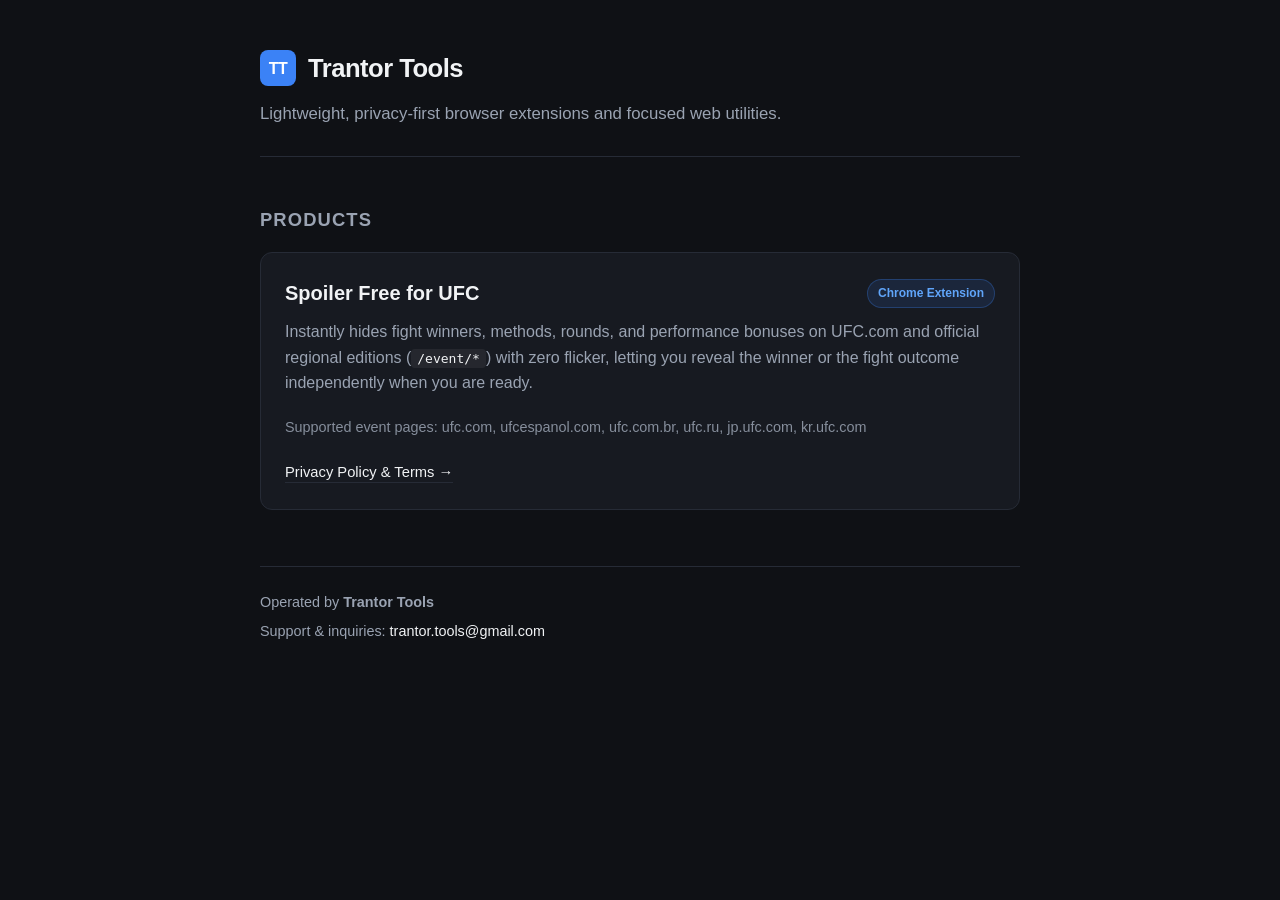
<file: index.html>
<!doctype html>
<html lang="en">
  <head>
    <meta charset="UTF-8" />
    <meta name="viewport" content="width=device-width, initial-scale=1.0" />
    <title>Trantor Tools — Browser Extensions &amp; Web Utilities</title>
    <meta
      name="description"
      content="Trantor Tools builds lightweight, privacy-first browser extensions and focused web utilities."
    />
    <link rel="stylesheet" href="styles.css" />
  </head>
  <body>
    <div class="container">
      <header>
        <div class="brand">
          <span class="logo-badge">TT</span>
          <span>Trantor Tools</span>
        </div>
        <p class="tagline">
          Lightweight, privacy-first browser extensions and focused web
          utilities.
        </p>
      </header>

      <main>
        <h2>Products</h2>
        <div class="card">
          <div class="card-header">
            <div class="card-title">Spoiler Free for UFC</div>
            <span class="pill">Chrome Extension</span>
          </div>
          <p>
            Instantly hides fight winners, methods, rounds, and performance
            bonuses on UFC.com and official regional editions
            (<code>/event/*</code>) with zero flicker, letting you reveal the
            winner or the fight outcome independently when you are ready.
          </p>
          <div class="supported-domains">
            Supported event pages: ufc.com, ufcespanol.com, ufc.com.br, ufc.ru,
            jp.ufc.com, kr.ufc.com
          </div>
          <div class="card-links">
            <a href="/spoiler-free-for-ufc/privacy.html"
              >Privacy Policy &amp; Terms &rarr;</a
            >
          </div>
        </div>
      </main>

      <footer>
        <div>Operated by <strong>Trantor Tools</strong></div>
        <div>
          Support &amp; inquiries:
          <a href="mailto:trantor.tools@gmail.com">trantor.tools@gmail.com</a>
        </div>
      </footer>
    </div>
  </body>
</html>
</file>
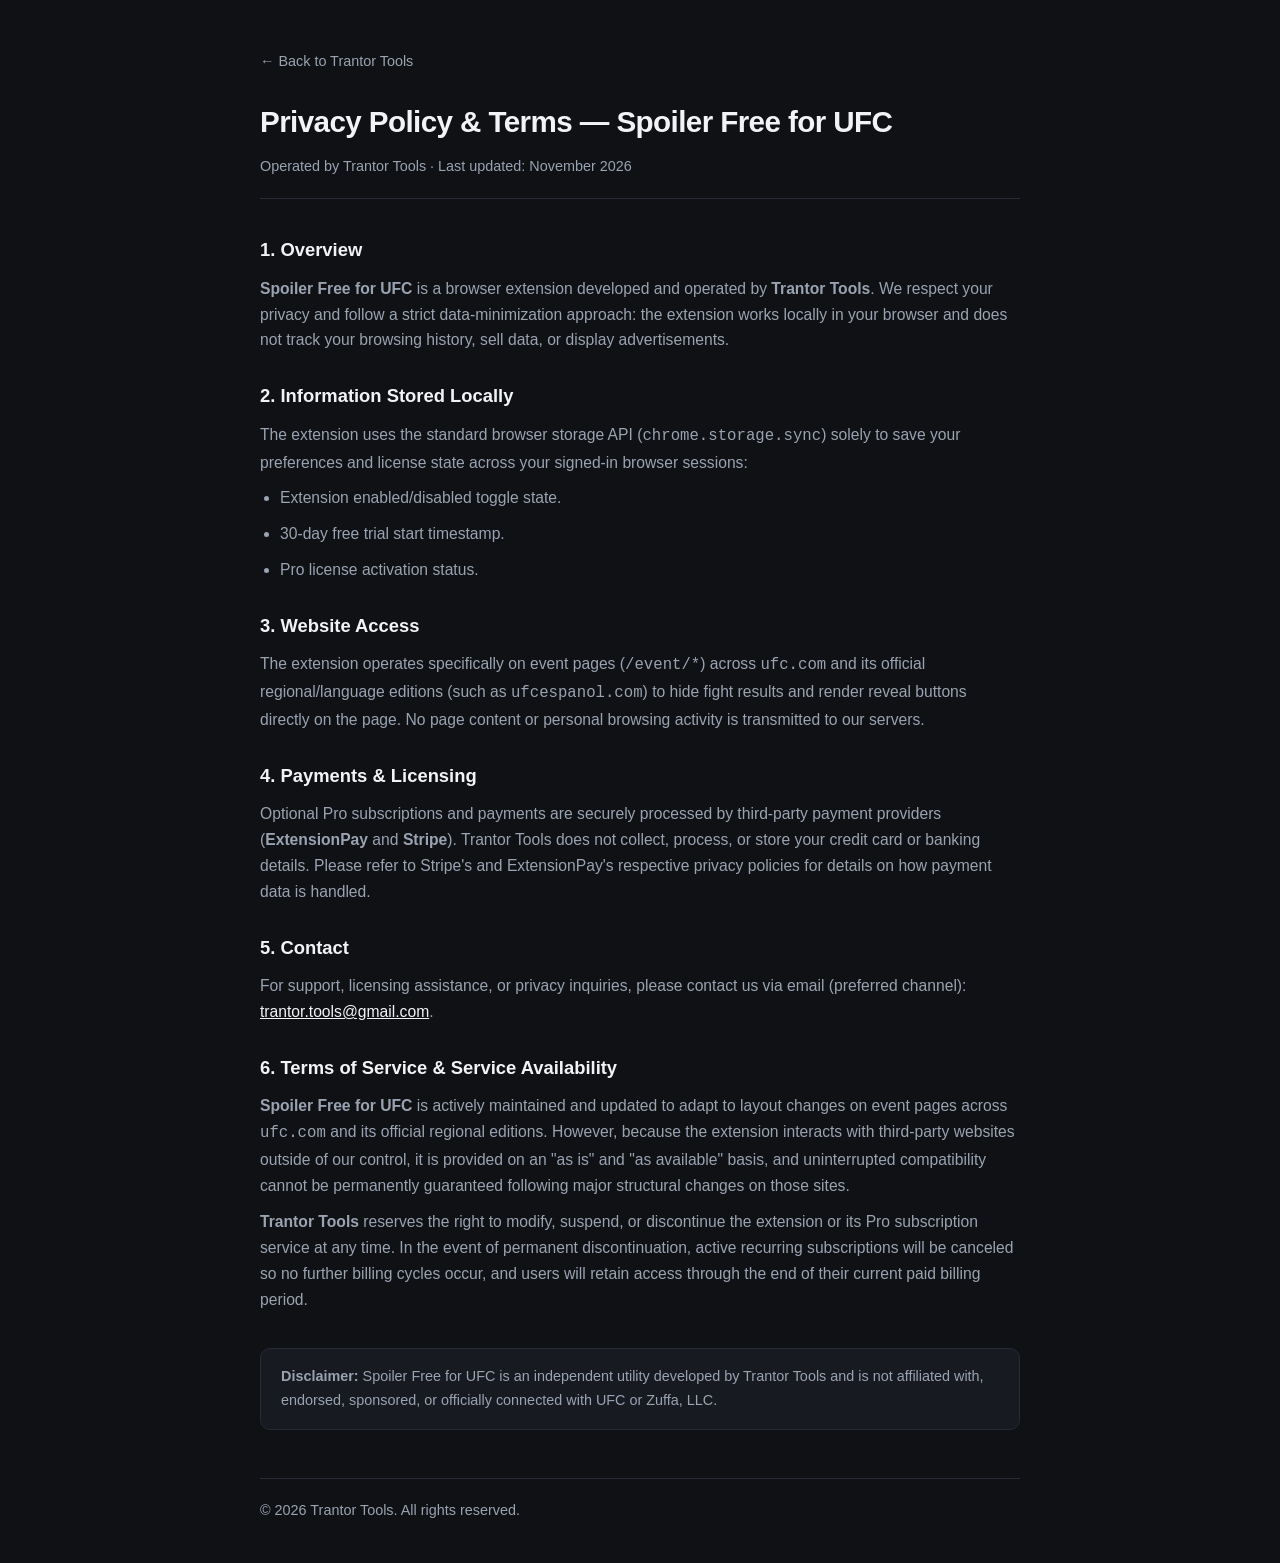
<file: spoiler-free-for-ufc/privacy.html>
<!doctype html>
<html lang="en">
  <head>
    <meta charset="UTF-8" />
    <meta name="viewport" content="width=device-width, initial-scale=1.0" />
    <title>Privacy Policy — Spoiler Free for UFC | Trantor Tools</title>
    <meta
      name="description"
      content="Privacy Policy and Terms of Service for the Spoiler Free for UFC browser extension by Trantor Tools."
    />
    <link rel="stylesheet" href="styles.css" />
  </head>
  <body>
    <div class="container">
      <a class="back-link" href="/">&larr; Back to Trantor Tools</a>

      <header>
        <h1>Privacy Policy &amp; Terms — Spoiler Free for UFC</h1>
        <div class="meta">
          Operated by Trantor Tools &middot; Last updated: November 2026
        </div>
      </header>

      <section>
        <h2>1. Overview</h2>
        <p>
          <strong>Spoiler Free for UFC</strong> is a browser extension developed
          and operated by <strong>Trantor Tools</strong>. We respect your
          privacy and follow a strict data-minimization approach: the extension
          works locally in your browser and does not track your browsing
          history, sell data, or display advertisements.
        </p>
      </section>

      <section>
        <h2>2. Information Stored Locally</h2>
        <p>
          The extension uses the standard browser storage API
          (<code>chrome.storage.sync</code>) solely to save your preferences and
          license state across your signed-in browser sessions:
        </p>
        <ul>
          <li>Extension enabled/disabled toggle state.</li>
          <li>30-day free trial start timestamp.</li>
          <li>Pro license activation status.</li>
        </ul>
      </section>

      <section>
        <h2>3. Website Access</h2>
        <p>
          The extension operates specifically on event pages
          (<code>/event/*</code>) across <code>ufc.com</code> and its official
          regional/language editions (such as <code>ufcespanol.com</code>) to
          hide fight results and render reveal buttons directly on the page. No
          page content or personal browsing activity is transmitted to our
          servers.
        </p>
      </section>

      <section>
        <h2>4. Payments &amp; Licensing</h2>
        <p>
          Optional Pro subscriptions and payments are securely processed by
          third-party payment providers (<strong>ExtensionPay</strong> and
          <strong>Stripe</strong>). Trantor Tools does not collect, process, or
          store your credit card or banking details. Please refer to Stripe's
          and ExtensionPay's respective privacy policies for details on how
          payment data is handled.
        </p>
      </section>

      <section>
        <h2>5. Contact</h2>
        <p>
          For support, licensing assistance, or privacy inquiries, please
          contact us via email (preferred channel):
          <a href="mailto:trantor.tools@gmail.com">trantor.tools@gmail.com</a>.
        </p>
      </section>

      <section>
        <h2>6. Terms of Service &amp; Service Availability</h2>
        <p>
          <strong>Spoiler Free for UFC</strong> is actively maintained and
          updated to adapt to layout changes on event pages across
          <code>ufc.com</code> and its official regional editions. However,
          because the extension interacts with third-party websites outside of
          our control, it is provided on an "as is" and "as available" basis,
          and uninterrupted compatibility cannot be permanently guaranteed
          following major structural changes on those sites.
        </p>
        <p>
          <strong>Trantor Tools</strong> reserves the right to modify, suspend,
          or discontinue the extension or its Pro subscription service at any
          time. In the event of permanent discontinuation, active recurring
          subscriptions will be canceled so no further billing cycles occur, and
          users will retain access through the end of their current paid billing
          period.
        </p>
      </section>

      <div class="disclaimer">
        <strong>Disclaimer:</strong> Spoiler Free for UFC is an independent
        utility developed by Trantor Tools and is not affiliated with, endorsed,
        sponsored, or officially connected with UFC or Zuffa, LLC.
      </div>

      <footer>&copy; 2026 Trantor Tools. All rights reserved.</footer>
    </div>
  </body>
</html>
</file>
<file: styles.css>
:root {
  --bg: #0f1115;
  --surface: #171a21;
  --border: #262b36;
  --text: #f1f3f5;
  --muted: #9aa3b2;
  --accent: #3b82f6;
  --ufc-red: #e52521;
}
* {
  box-sizing: border-box;
  margin: 0;
  padding: 0;
}
body {
  font-family:
    -apple-system, BlinkMacSystemFont, "Segoe UI", Roboto, sans-serif;
  background: var(--bg);
  color: var(--text);
  line-height: 1.6;
  padding: 48px 20px;
}
.container {
  max-width: 760px;
  margin: 0 auto;
}
header {
  margin-bottom: 48px;
  border-bottom: 1px solid var(--border);
  padding-bottom: 28px;
}
.brand {
  display: inline-flex;
  align-items: center;
  gap: 12px;
  font-size: 1.6rem;
  font-weight: 700;
  letter-spacing: -0.02em;
}
.logo-badge {
  display: inline-flex;
  align-items: center;
  justify-content: center;
  width: 36px;
  height: 36px;
  border-radius: 8px;
  background: var(--accent);
  color: #fff;
  font-weight: 800;
  font-size: 1rem;
  letter-spacing: -0.04em;
}
.tagline {
  margin-top: 12px;
  color: var(--muted);
  font-size: 1.05rem;
}
h2 {
  font-size: 1.15rem;
  text-transform: uppercase;
  letter-spacing: 0.06em;
  color: var(--muted);
  margin-bottom: 18px;
}
.card {
  background: var(--surface);
  border: 1px solid var(--border);
  border-radius: 12px;
  padding: 24px;
  margin-bottom: 24px;
}
.card-header {
  display: flex;
  align-items: center;
  justify-content: space-between;
  gap: 12px;
  margin-bottom: 10px;
}
.card-title {
  font-size: 1.25rem;
  font-weight: 600;
}
.pill {
  font-size: 0.75rem;
  font-weight: 600;
  padding: 4px 10px;
  border-radius: 999px;
  background: rgba(229, 37, 33, 0.14);
  color: #ff6b68;
  border: 1px solid rgba(229, 37, 33, 0.35);
  background: rgba(59, 130, 246, 0.12);
  color: #60a5fa;
  border: 1px solid rgba(59, 130, 246, 0.28);
}
.card p {
  color: var(--muted);
  margin-bottom: 16px;
}
code {
  color: var(--text);
  background: rgba(255, 255, 255, 0.06);
  padding: 2px 6px;
  border-radius: 4px;
}
.supported-domains {
  font-size: 0.9rem;
  color: var(--muted);
  opacity: 0.85;
  margin-bottom: 16px;
  margin: 20px 0;
}
.card-links a {
  color: var(--text);
  text-decoration: none;
  font-size: 0.92rem;
  font-weight: 500;
  border-bottom: 1px solid var(--border);
  padding-bottom: 2px;
}
.card-links a:hover {
  border-color: var(--text);
}
footer {
  margin-top: 56px;
  padding-top: 24px;
  border-top: 1px solid var(--border);
  color: var(--muted);
  font-size: 0.9rem;
  display: flex;
  flex-direction: column;
  gap: 6px;
}
footer a {
  color: var(--text);
  text-decoration: none;
}
</file>
<file: spoiler-free-for-ufc/styles.css>
:root {
  --bg: #0f1115;
  --surface: #171a21;
  --border: #262b36;
  --text: #f1f3f5;
  --muted: #9aa3b2;
  --accent: #3b82f6;
}
* {
  box-sizing: border-box;
  margin: 0;
  padding: 0;
}
body {
  font-family:
    -apple-system, BlinkMacSystemFont, "Segoe UI", Roboto, sans-serif;
  background: var(--bg);
  color: var(--text);
  line-height: 1.65;
  padding: 48px 20px;
}
.container {
  max-width: 760px;
  margin: 0 auto;
}
.back-link {
  display: inline-block;
  margin-bottom: 24px;
  color: var(--muted);
  text-decoration: none;
  font-size: 0.9rem;
}
.back-link:hover {
  color: var(--text);
}
header {
  margin-bottom: 36px;
  border-bottom: 1px solid var(--border);
  padding-bottom: 20px;
}
h1 {
  font-size: 1.85rem;
  font-weight: 700;
  letter-spacing: -0.02em;
  margin-bottom: 8px;
}
.meta {
  color: var(--muted);
  font-size: 0.9rem;
}
section {
  margin-bottom: 28px;
}
h2 {
  font-size: 1.15rem;
  margin-bottom: 10px;
  color: var(--text);
}
p,
li {
  color: var(--muted);
  font-size: 0.98rem;
  margin-bottom: 10px;
}
ul {
  padding-left: 20px;
  margin-bottom: 12px;
}
.disclaimer {
  background: var(--surface);
  border: 1px solid var(--border);
  border-radius: 10px;
  padding: 16px 20px;
  font-size: 0.9rem;
  color: var(--muted);
  margin-top: 36px;
}
footer {
  margin-top: 48px;
  padding-top: 20px;
  border-top: 1px solid var(--border);
  color: var(--muted);
  font-size: 0.9rem;
}
a {
  color: var(--text);
}
</file>
